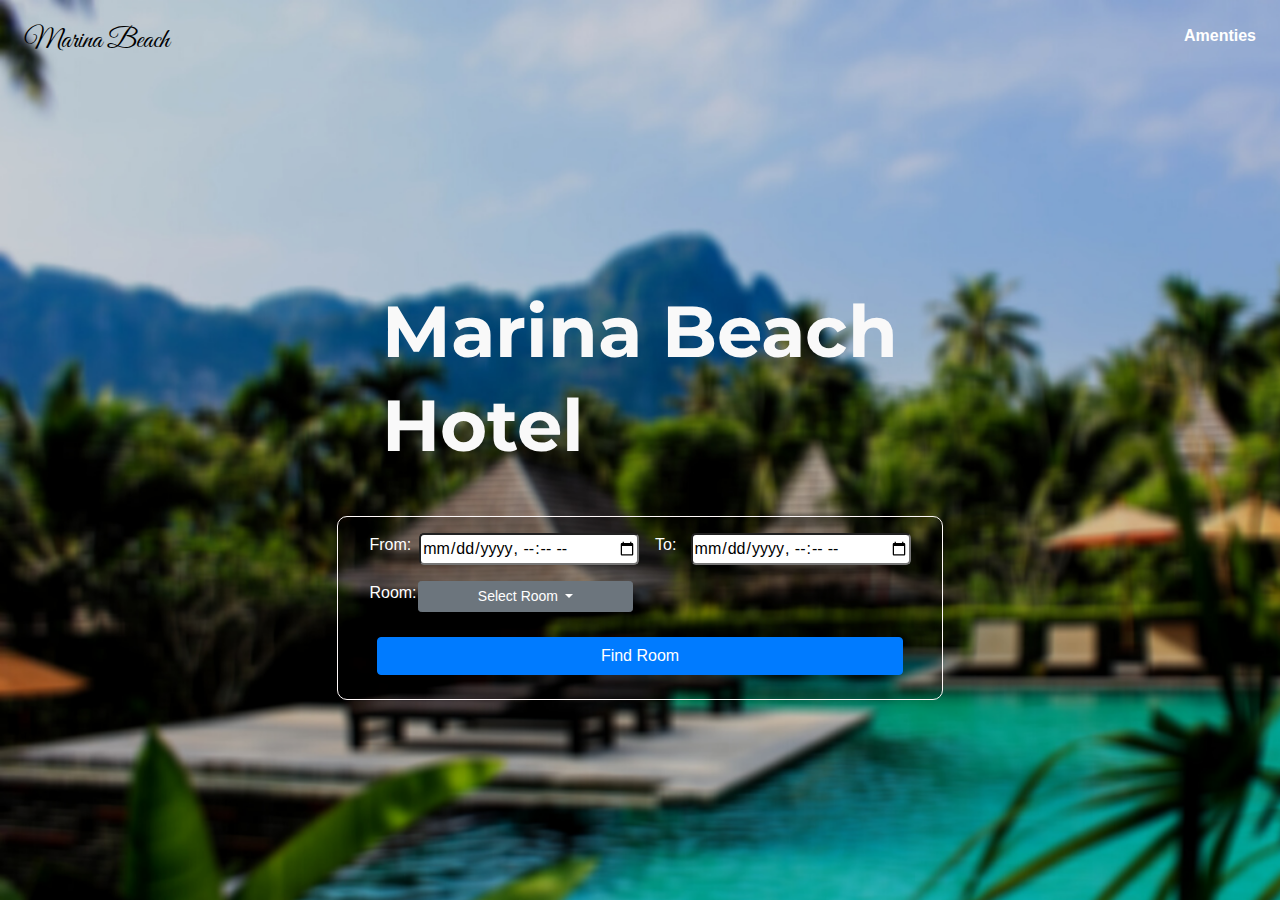
<file: index.html>
<!DOCTYPE html>
<html lang="en">
  <head>
    <meta charset="UTF-8" />
    <meta name="viewport" content="width=device-width, initial-scale=1.0" />
    <title>Marina Beach Hotel</title>
    <link
      rel="stylesheet"
      href="https://stackpath.bootstrapcdn.com/bootstrap/4.5.2/css/bootstrap.min.css"
      integrity="sha384-JcKb8q3iqJ61gNV9KGb8thSsNjpSL0n8PARn9HuZOnIxN0hoP+VmmDGMN5t9UJ0Z"
      crossorigin="anonymous"
    />
    <link rel="stylesheet" href="./static/css/marina_beach_landing.css" />
  </head>
  <body>
      <div class="nav">
        <h3 id="logo">Marina Beach</h3>
        <ul class="navlist">
          <a href="/marina_beach_amenties.html">Amenties</a>
        </ul>
      </div>
    
    <div
      class="d-flex flex-column align-items-center justify-content-center check_availability"
    >
    
      <div class="headings m-4">
        <h1>Marina Beach</h1>
        <h1>Hotel</h1>
      </div>

      <div id="search-bar" style="color: #fff;">

          <form
          class="search-form m-0 container"
          action=""
        >
        
        <div class="date-row row">
          <div
            class="form-group d-flex justify-content-space-between col-sm-6 "
          >
            <label class="mr-2" for="from">From:</label>
            <input type="datetime-local" id="from" />
          </div>
          <div class="form-group d-flex justify-content-space-around  col-sm-6 ">
            <label for="to">To: </label>
            <input type="datetime-local" id="to" />
          </div>

        </div>
          
        <div class="room-row row">
          <div class="form-group d-flex justify-content-space-between col-12 col-sm-6">
            <label for="dropdownMenuLink">Room: </label>
            <div class="dropdown">
              <a
                class="btn btn-sm btn-secondary dropdown-toggle"
                href="#"
                role="button"
                id="dropdownMenuLink"
                data-toggle="dropdown"
                aria-haspopup="true"
                aria-expanded="false"
              >
                Select Room
              </a>

              <div class="dropdown-menu" aria-labelledby="dropdownMenuLink">
                <a class="dropdown-item" onclick="setdd('Deluxe')" href="#"
                  >Deluxe</a
                >
                <a class="dropdown-item" onclick="setdd('King')" href="#"
                  >King</a
                >
                <a class="dropdown-item" onclick="setdd('Queen')" href="#"
                  >Queen</a
                >
                <a class="dropdown-item" onclick="setdd('AC')" href="#">AC</a>
              </div>
            </div>
          </div>

        </div>
          
          <div class="form-group row mw-50 m-2">
            <button class="btn btn-primary col-12  mw-50 " type="submit">
              Find Room
            </button>
          </div>
          </form>

        
      </div>
          
        <!-- <img id="search-bar-img" src="./static/svg/search_bar.svg" alt="" /> -->
      </div>
    </div>
    <script
      src="https://code.jquery.com/jquery-3.5.1.slim.min.js"
      integrity="sha384-DfXdz2htPH0lsSSs5nCTpuj/zy4C+OGpamoFVy38MVBnE+IbbVYUew+OrCXaRkfj"
      crossorigin="anonymous"
    ></script>
    <script
      src="https://cdn.jsdelivr.net/npm/popper.js@1.16.1/dist/umd/popper.min.js"
      integrity="sha384-9/reFTGAW83EW2RDu2S0VKaIzap3H66lZH81PoYlFhbGU+6BZp6G7niu735Sk7lN"
      crossorigin="anonymous"
    ></script>
    <script
      src="https://stackpath.bootstrapcdn.com/bootstrap/4.5.2/js/bootstrap.min.js"
      integrity="sha384-B4gt1jrGC7Jh4AgTPSdUtOBvfO8shuf57BaghqFfPlYxofvL8/KUEfYiJOMMV+rV"
      crossorigin="anonymous"
    ></script>
    <script>
      function setdd(dditem) {
        document.getElementById("dropdownMenuLink").textContent = dditem;
      }
      // dditems = document.getElementsByClassName("dropdown-item");
    </script>
  </body>
</html>
</file>
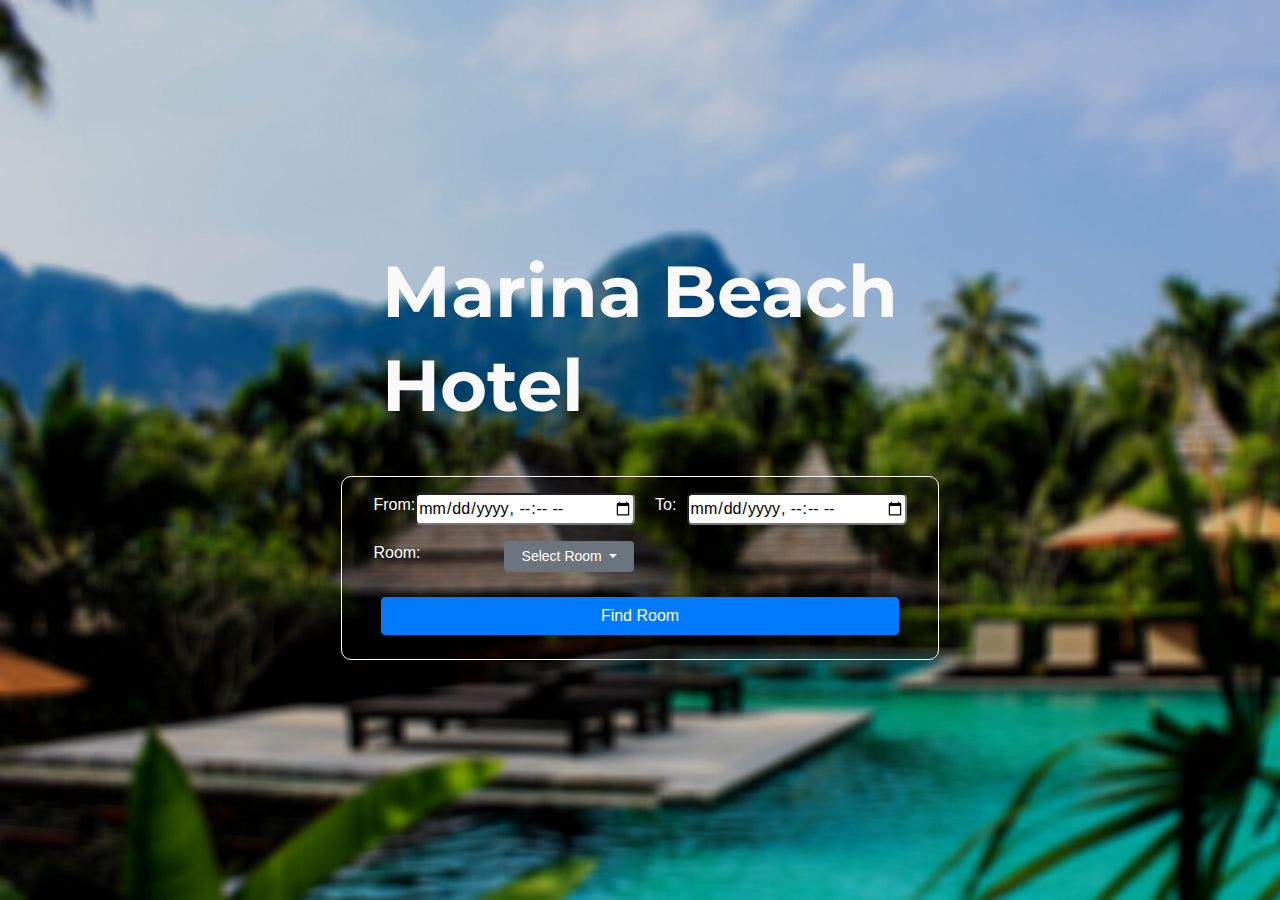
<file: marina_beach_hotel/index.html>
<!DOCTYPE html>
<html lang="en">
  <head>
    <meta charset="UTF-8" />
    <meta name="viewport" content="width=device-width, initial-scale=1.0" />
    <title>Marina Beach Hotel</title>
    <link
      rel="stylesheet"
      href="https://stackpath.bootstrapcdn.com/bootstrap/4.5.2/css/bootstrap.min.css"
      integrity="sha384-JcKb8q3iqJ61gNV9KGb8thSsNjpSL0n8PARn9HuZOnIxN0hoP+VmmDGMN5t9UJ0Z"
      crossorigin="anonymous"
    />
    <link rel="stylesheet" href="./static/css/main.css" />
  </head>
  <body>
    <div
      class="d-flex flex-column align-items-center justify-content-center check_availability"
    >
    
      <div class="headings m-4">
        <h1>Marina Beach</h1>
        <h1>Hotel</h1>
      </div>

      <div id="search-bar" style="color: #fff;">

          <form
          class="search-form m-0 container"
          action=""
        >
        
        <div class="date-row row">
          <div
            class="form-group d-flex justify-content-space-between col-sm-6 "
          >
            <label for="from">From:</label>
            <input type="datetime-local" id="from" />
          </div>
          <div class="form-group d-flex justify-content-space-between  col-sm-6 ">
            <label for="to">To: </label>
            <input type="datetime-local" id="to" />
          </div>

        </div>
          
        <div class="room-row row">
          <div class="form-group pr-1 d-flex justify-content-space-between col-12 col-sm-6">
            <label for="from">Room: </label>
            <div class="dropdown">
              <a
                class="btn btn-sm btn-secondary dropdown-toggle"
                href="#"
                role="button"
                id="dropdownMenuLink"
                data-toggle="dropdown"
                aria-haspopup="true"
                aria-expanded="false"
              >
                Select Room
              </a>

              <div class="dropdown-menu" aria-labelledby="dropdownMenuLink">
                <a class="dropdown-item" onclick="setdd('Deluxe')" href="#"
                  >Deluxe</a
                >
                <a class="dropdown-item" onclick="setdd('King')" href="#"
                  >King</a
                >
                <a class="dropdown-item" onclick="setdd('Queen')" href="#"
                  >Queen</a
                >
                <a class="dropdown-item" onclick="setdd('AC')" href="#">AC</a>
              </div>
            </div>
          </div>

        </div>
          
          <div class="form-group row mw-50 m-2">
            <button class="btn btn-primary col-12  mw-50 " type="submit">
              Find Room
            </button>
          </div>
          </form>

        
      </div>
          
        <!-- <img id="search-bar-img" src="./static/svg/search_bar.svg" alt="" /> -->
      </div>
    </div>
    <script
      src="https://code.jquery.com/jquery-3.5.1.slim.min.js"
      integrity="sha384-DfXdz2htPH0lsSSs5nCTpuj/zy4C+OGpamoFVy38MVBnE+IbbVYUew+OrCXaRkfj"
      crossorigin="anonymous"
    ></script>
    <script
      src="https://cdn.jsdelivr.net/npm/popper.js@1.16.1/dist/umd/popper.min.js"
      integrity="sha384-9/reFTGAW83EW2RDu2S0VKaIzap3H66lZH81PoYlFhbGU+6BZp6G7niu735Sk7lN"
      crossorigin="anonymous"
    ></script>
    <script
      src="https://stackpath.bootstrapcdn.com/bootstrap/4.5.2/js/bootstrap.min.js"
      integrity="sha384-B4gt1jrGC7Jh4AgTPSdUtOBvfO8shuf57BaghqFfPlYxofvL8/KUEfYiJOMMV+rV"
      crossorigin="anonymous"
    ></script>
    <script>
      function setdd(dditem) {
        document.getElementById("dropdownMenuLink").textContent = dditem;
      }
      // dditems = document.getElementsByClassName("dropdown-item");
    </script>
  </body>
</html>
</file>
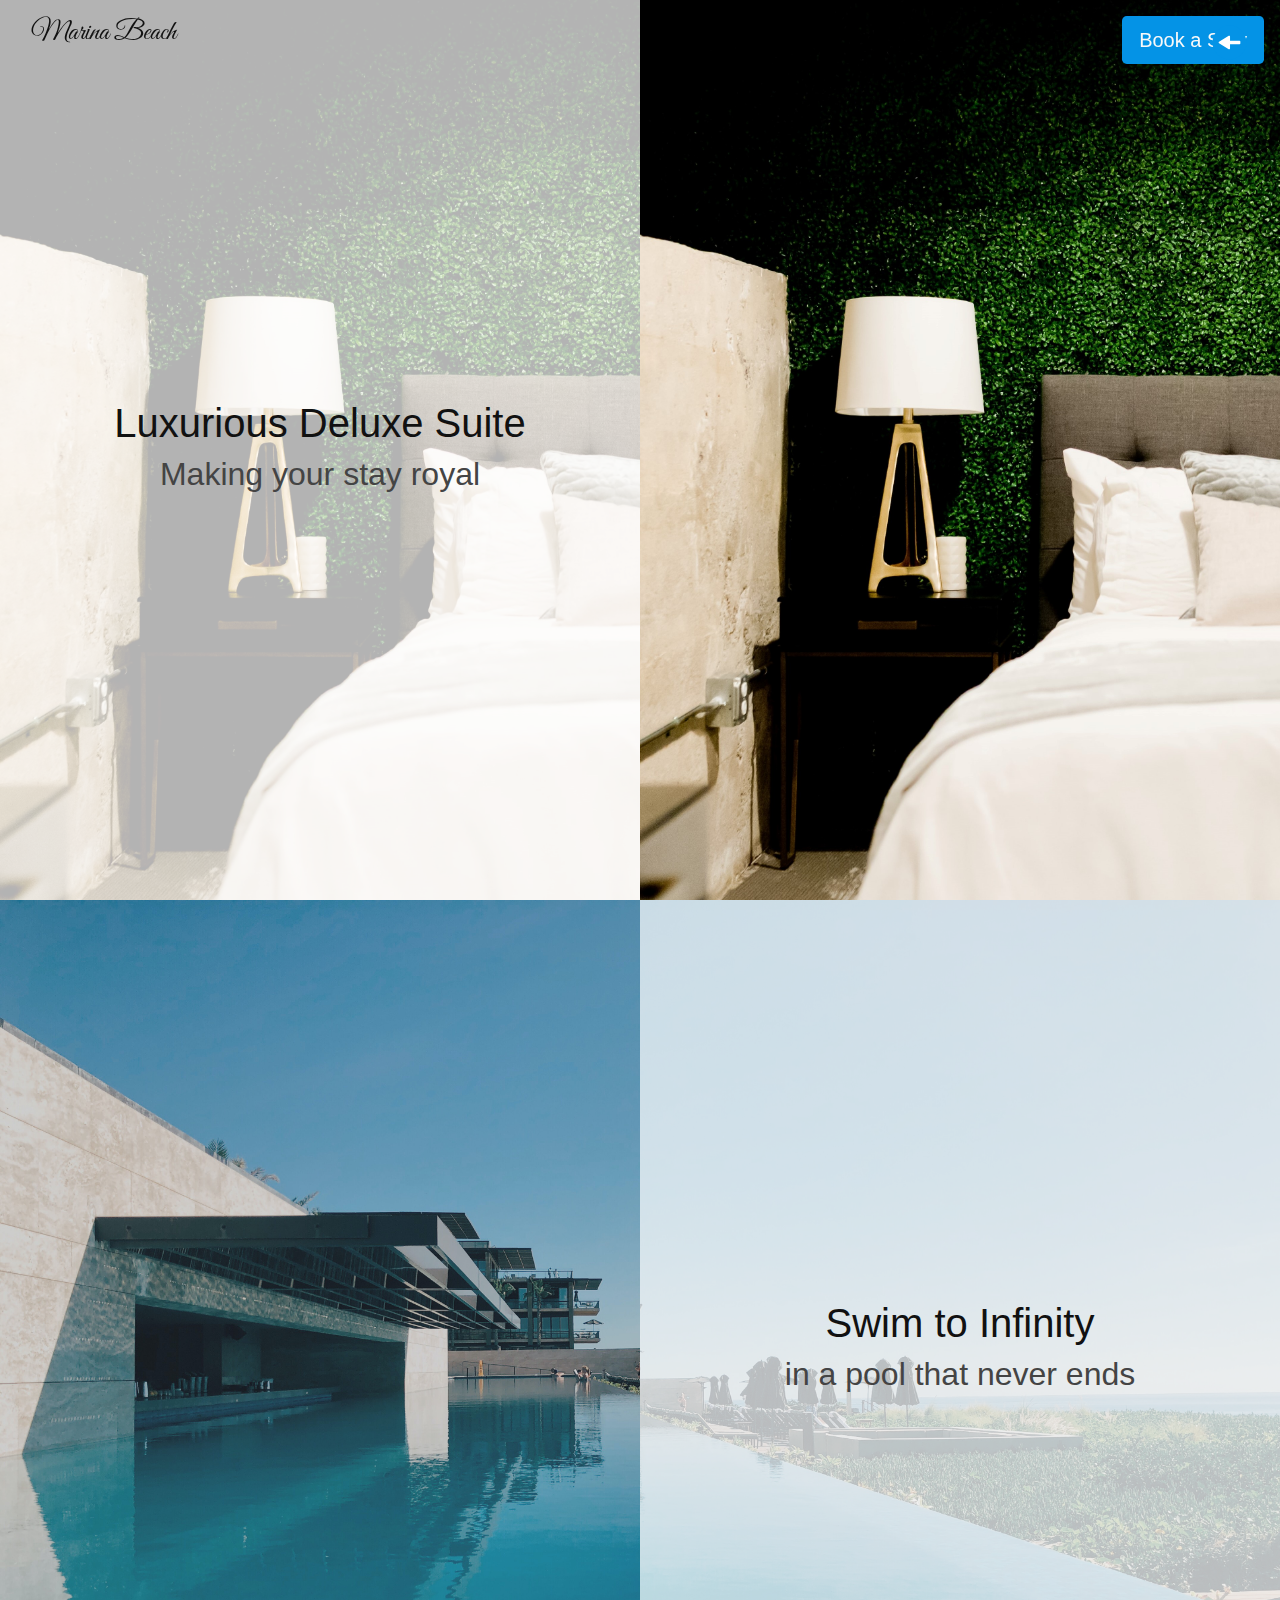
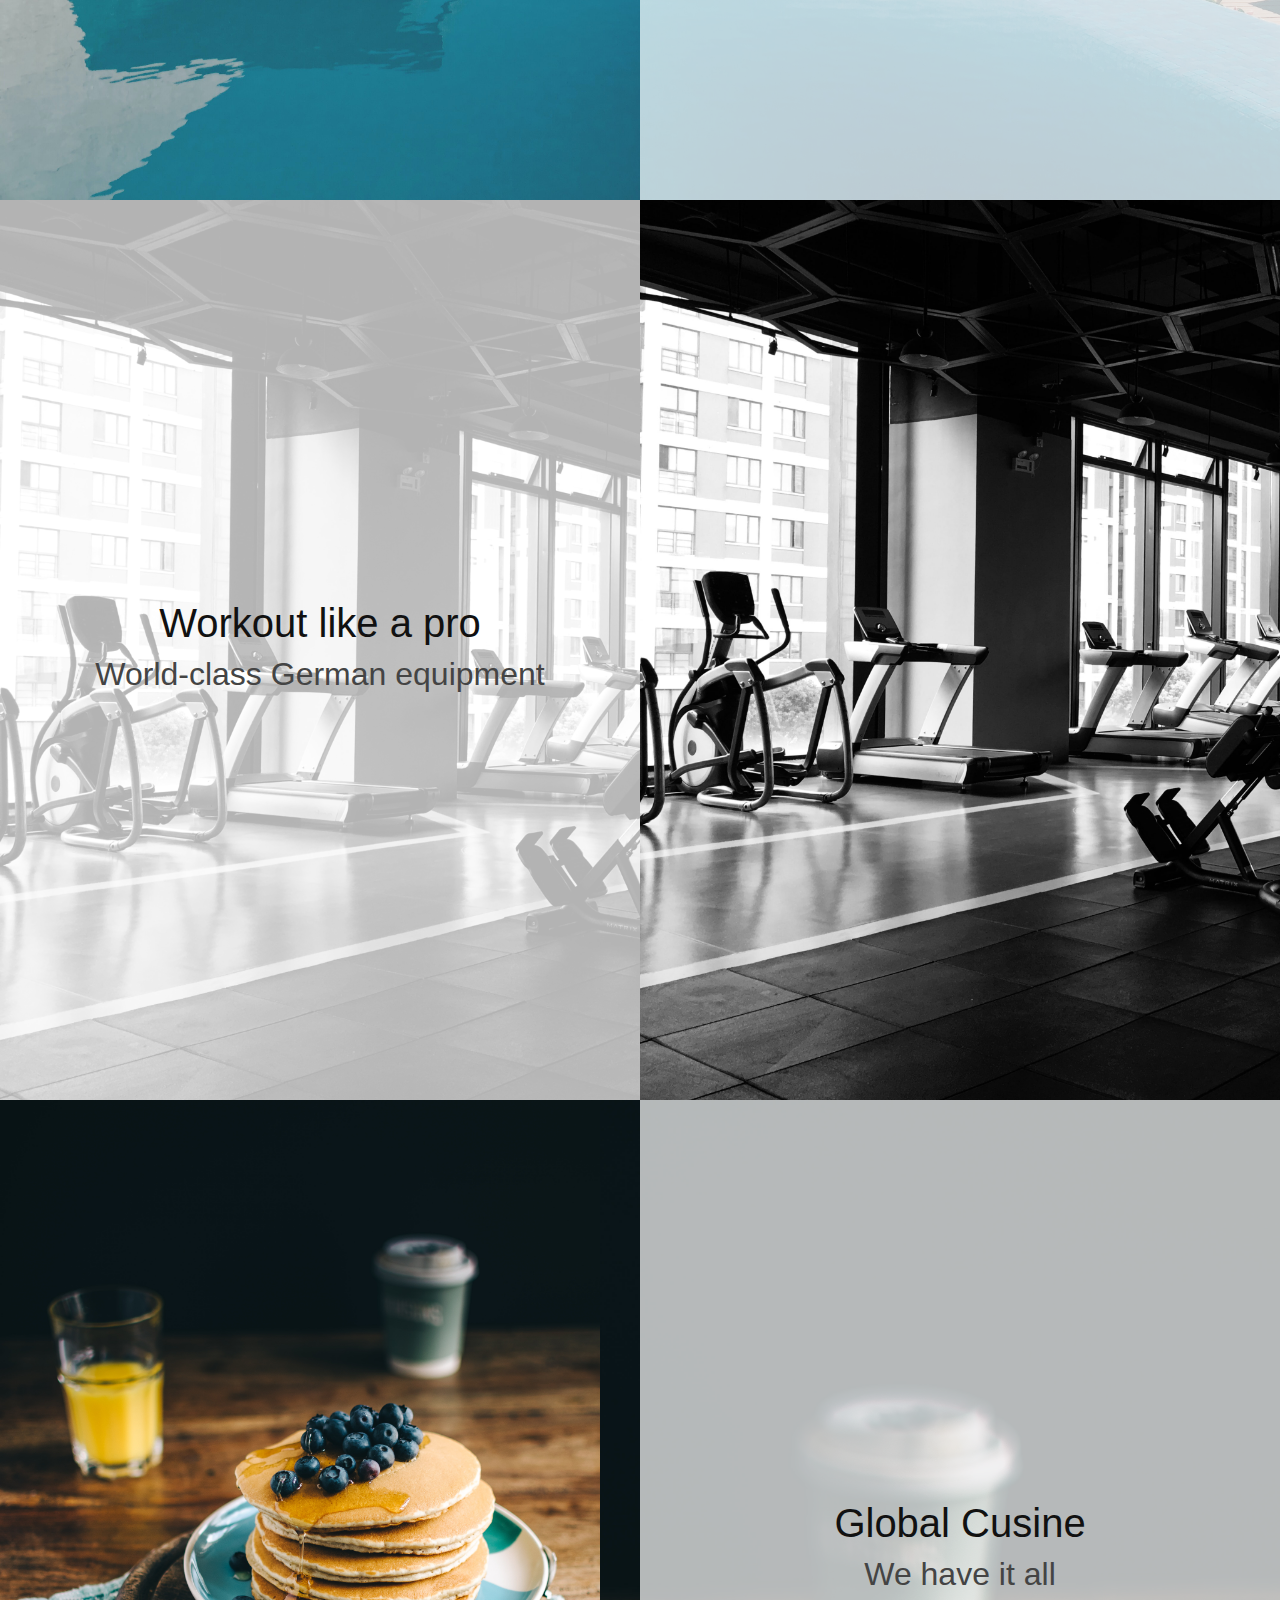
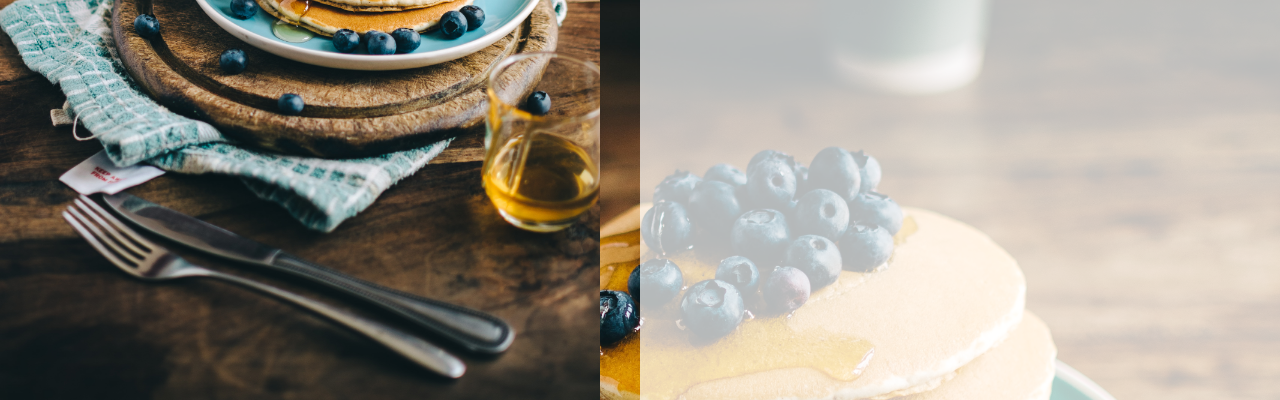
<file: marina_beach_amenties.html>
<!DOCTYPE html>
<html lang="en">
  <head>
    <meta charset="UTF-8" />
    <meta name="viewport" content="width=device-width, initial-scale=1.0" />
    <title>Marina Beach Amenties</title>
    <link
      rel="stylesheet"
      href="https://stackpath.bootstrapcdn.com/bootstrap/4.5.2/css/bootstrap.min.css"
      integrity="sha384-JcKb8q3iqJ61gNV9KGb8thSsNjpSL0n8PARn9HuZOnIxN0hoP+VmmDGMN5t9UJ0Z"
      crossorigin="anonymous"
    />
    <link rel="stylesheet" href="./static/css/marina_beach_amenties.css" />
  </head>
  <body>
    <div class="container-fluid">
      <a href="/"><h3 id="logo">Marina Beach</h3></a>
      <a href="/"
        ><button class="btn btn-lg smart-scroll" id="book-a-stay">
          Book a Stay
        </button></a
      >
      <button class="btn btn-lg smart-scroll" id="left-arrow">
        <img src="./static/svg/left-arrow.svg" alt="" />
      </button>
      <div
        class="deluxe-room row"
        style="
          background: url(./static/img/deluxe_suite.jpg);
          background-size: cover;
        "
      >
        <div class="col-sm-6">
          <div
            class="desc d-flex align-items-center justify-content-center flex-column"
          >
            <h1>Luxurious Deluxe Suite</h1>
            <h2>Making your stay royal</h2>
          </div>
        </div>
        <div class="col-sm-6">
          <img src="./static/img/deluxe_suite.jpg" alt="" />
        </div>
      </div>
      <div
        class="infinity-pool row"
        style="
          background: url(./static/img/infinity_pool.jpg);
          background-size: cover;
        "
      >
        <div class="col-sm-6">
          <img src="./static/img/infinity_pool.jpg" alt="" />
        </div>
        <div class="col-sm-6">
          <div
            class="desc d-flex align-items-center justify-content-center flex-column"
          >
            <h1>Swim to Infinity</h1>
            <h2>in a pool that never ends</h2>
          </div>
        </div>
      </div>
      <div
        class="world-class-gym row"
        style="background: url(./static/img/gym.jpg); background-size: cover;"
      >
        <div class="col-sm-6">
          <div
            class="desc d-flex align-items-center justify-content-center flex-column"
          >
            <h1>Workout like a pro</h1>
            <h2>World-class German equipment</h2>
          </div>
        </div>
        <div class="col-sm-6">
          <img src="./static/img/gym.jpg" alt="" />
        </div>
      </div>
      <div
        class="food row"
        style="background: url(./static/img/food.jpg); background-size: cover;"
      >
        <div class="col-sm-6">
          <img src="./static/img/food.jpg" alt="" />
        </div>
        <div class="col-sm-6">
          <div
            class="desc d-flex align-items-center justify-content-center flex-column"
          >
            <h1>Global Cusine</h1>
            <h2>We have it all</h2>
          </div>
        </div>
      </div>
    </div>

    <script
      src="https://code.jquery.com/jquery-3.5.1.slim.min.js"
      integrity="sha384-DfXdz2htPH0lsSSs5nCTpuj/zy4C+OGpamoFVy38MVBnE+IbbVYUew+OrCXaRkfj"
      crossorigin="anonymous"
    ></script>
    <script
      src="https://cdn.jsdelivr.net/npm/popper.js@1.16.1/dist/umd/popper.min.js"
      integrity="sha384-9/reFTGAW83EW2RDu2S0VKaIzap3H66lZH81PoYlFhbGU+6BZp6G7niu735Sk7lN"
      crossorigin="anonymous"
    ></script>
    <script
      src="https://stackpath.bootstrapcdn.com/bootstrap/4.5.2/js/bootstrap.min.js"
      integrity="sha384-B4gt1jrGC7Jh4AgTPSdUtOBvfO8shuf57BaghqFfPlYxofvL8/KUEfYiJOMMV+rV"
      crossorigin="anonymous"
    ></script>
    <script src="./static/js/marina_beach_amenties.js"></script>
  </body>
</html>
</file>
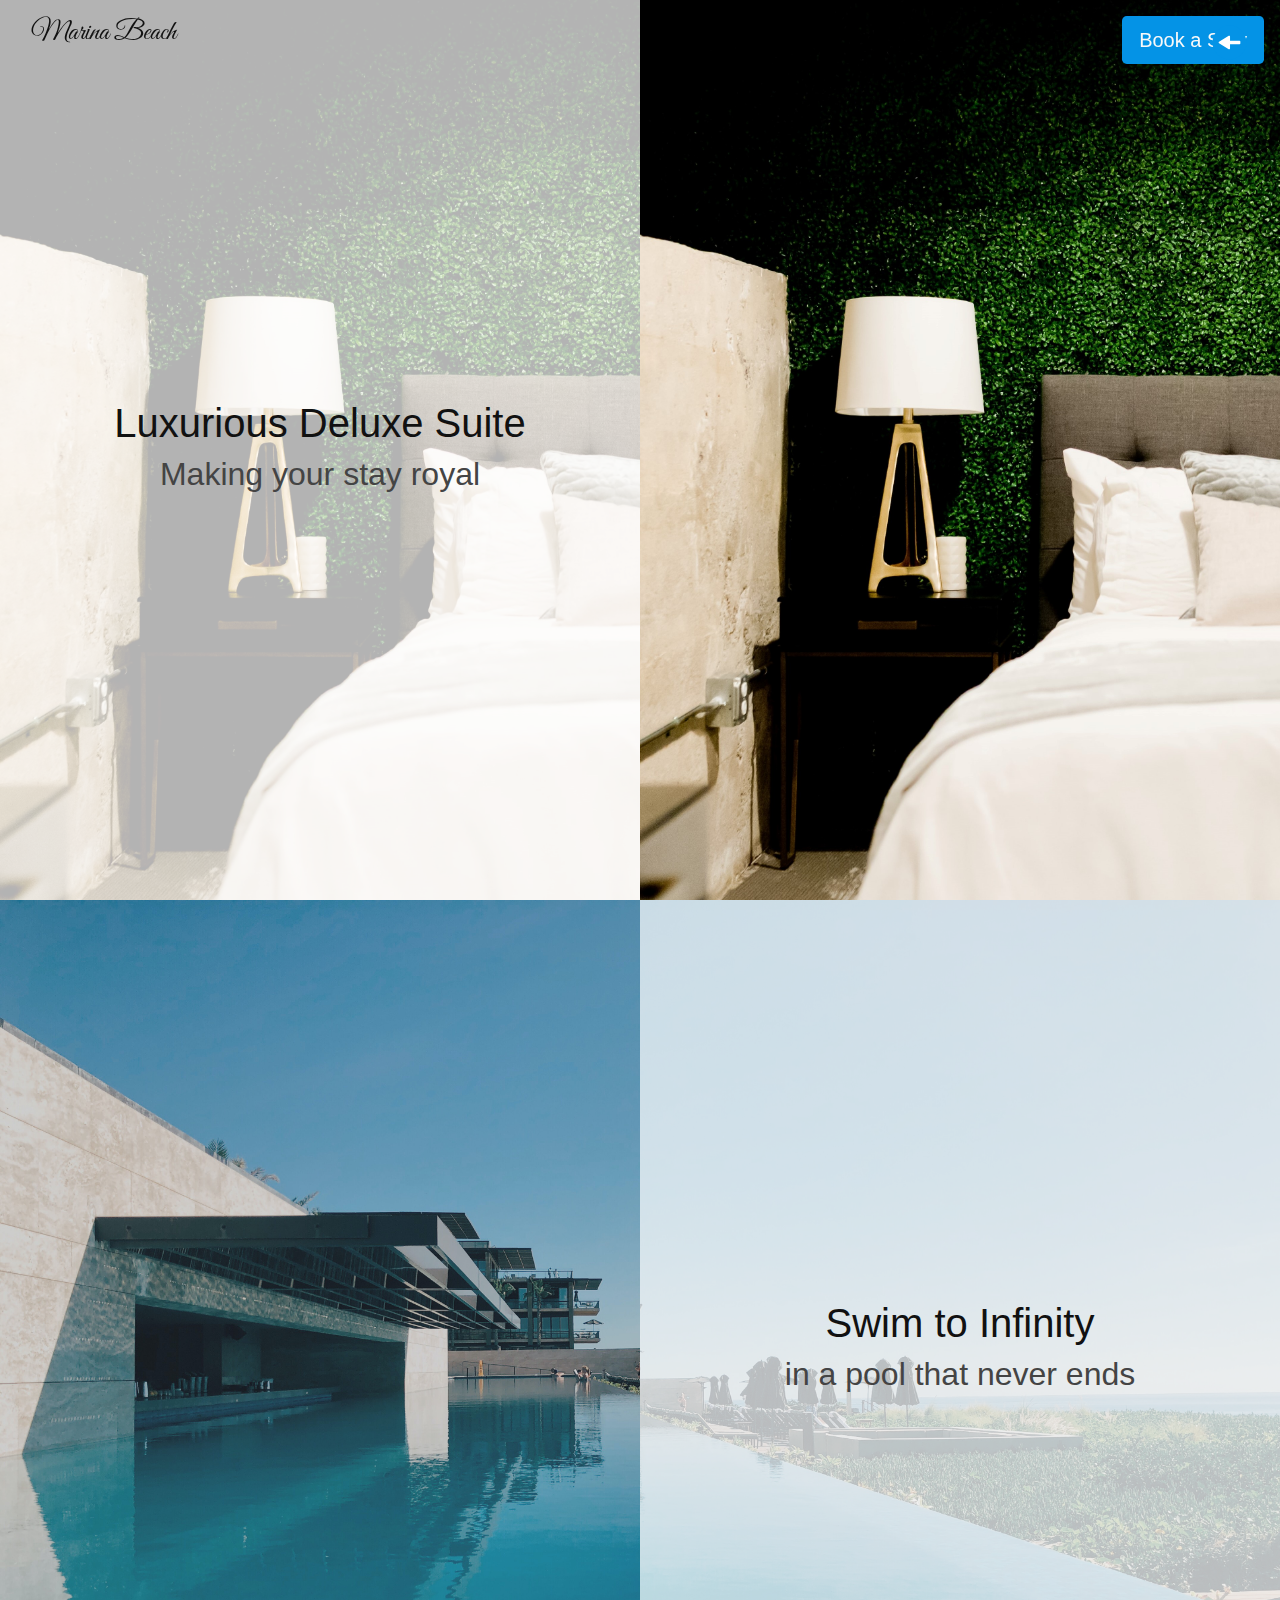
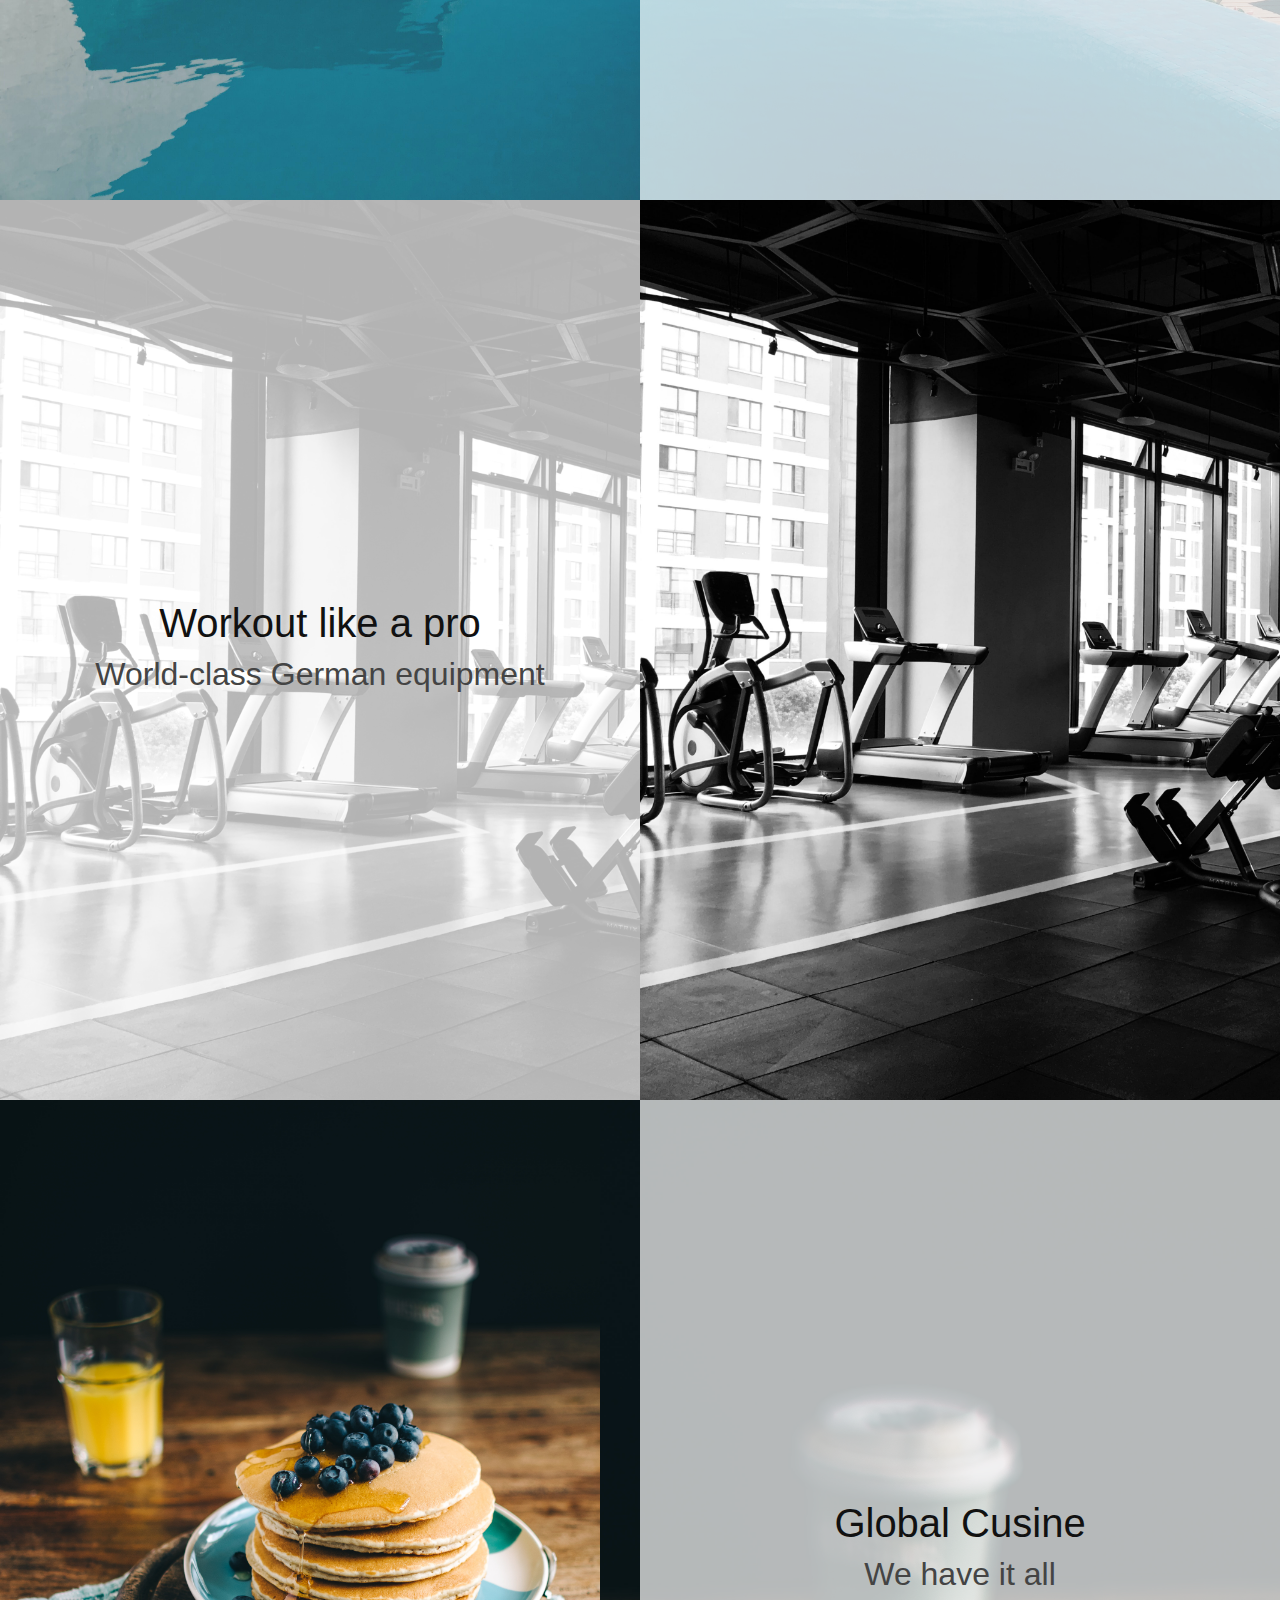
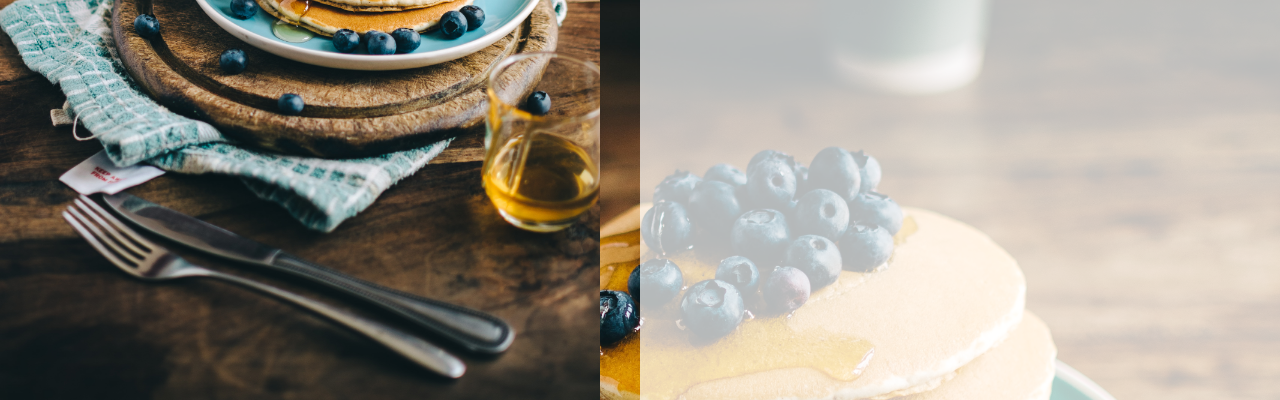
<file: marina_beach_hotel/marina_beach_amenties.html>
<!DOCTYPE html>
<html lang="en">
  <head>
    <meta charset="UTF-8" />
    <meta name="viewport" content="width=device-width, initial-scale=1.0" />
    <title>Marina Beach Amenties</title>
    <link
      rel="stylesheet"
      href="https://stackpath.bootstrapcdn.com/bootstrap/4.5.2/css/bootstrap.min.css"
      integrity="sha384-JcKb8q3iqJ61gNV9KGb8thSsNjpSL0n8PARn9HuZOnIxN0hoP+VmmDGMN5t9UJ0Z"
      crossorigin="anonymous"
    />
    <link rel="stylesheet" href="./static/css/marina_beach_amenties.css" />
  </head>
  <body>
    <div class="container-fluid">
      <a href="/"><h3 id="logo">Marina Beach</h3></a>
      <button class="btn btn-lg smart-scroll" id="book-a-stay">
        Book a Stay
      </button>
      <button class="btn btn-lg smart-scroll" id="left-arrow">
        <img src="./static/svg/left-arrow.svg" alt="" />
      </button>
      <div
        class="deluxe-room row"
        style="
          background: url(./static/img/deluxe_suite.jpg);
          background-size: cover;
        "
      >
        <div class="col-sm-6">
          <div
            class="desc d-flex align-items-center justify-content-center flex-column"
          >
            <h1>Luxurious Deluxe Suite</h1>
            <h2>Making your stay royal</h2>
          </div>
        </div>
        <div class="col-sm-6">
          <img src="./static/img/deluxe_suite.jpg" alt="" />
        </div>
      </div>
      <div
        class="infinity-pool row"
        style="
          background: url(./static/img/infinity_pool.jpg);
          background-size: cover;
        "
      >
        <div class="col-sm-6">
          <img src="./static/img/infinity_pool.jpg" alt="" />
        </div>
        <div class="col-sm-6">
          <div
            class="desc d-flex align-items-center justify-content-center flex-column"
          >
            <h1>Swim to Infinity</h1>
            <h2>in a pool that never ends</h2>
          </div>
        </div>
      </div>
      <div
        class="world-class-gym row"
        style="background: url(./static/img/gym.jpg); background-size: cover;"
      >
        <div class="col-sm-6">
          <div
            class="desc d-flex align-items-center justify-content-center flex-column"
          >
            <h1>Workout like a pro</h1>
            <h2>World-class German equipment</h2>
          </div>
        </div>
        <div class="col-sm-6">
          <img src="./static/img/gym.jpg" alt="" />
        </div>
      </div>
      <div
        class="food row"
        style="background: url(./static/img/food.jpg); background-size: cover;"
      >
        <div class="col-sm-6">
          <img src="./static/img/food.jpg" alt="" />
        </div>
        <div class="col-sm-6">
          <div
            class="desc d-flex align-items-center justify-content-center flex-column"
          >
            <h1>Global Cusine</h1>
            <h2>We have it all</h2>
          </div>
        </div>
      </div>
    </div>

    <script
      src="https://code.jquery.com/jquery-3.5.1.slim.min.js"
      integrity="sha384-DfXdz2htPH0lsSSs5nCTpuj/zy4C+OGpamoFVy38MVBnE+IbbVYUew+OrCXaRkfj"
      crossorigin="anonymous"
    ></script>
    <script
      src="https://cdn.jsdelivr.net/npm/popper.js@1.16.1/dist/umd/popper.min.js"
      integrity="sha384-9/reFTGAW83EW2RDu2S0VKaIzap3H66lZH81PoYlFhbGU+6BZp6G7niu735Sk7lN"
      crossorigin="anonymous"
    ></script>
    <script
      src="https://stackpath.bootstrapcdn.com/bootstrap/4.5.2/js/bootstrap.min.js"
      integrity="sha384-B4gt1jrGC7Jh4AgTPSdUtOBvfO8shuf57BaghqFfPlYxofvL8/KUEfYiJOMMV+rV"
      crossorigin="anonymous"
    ></script>
    <script src="./static/js/marina_beach_amenties.js"></script>
  </body>
</html>
</file>
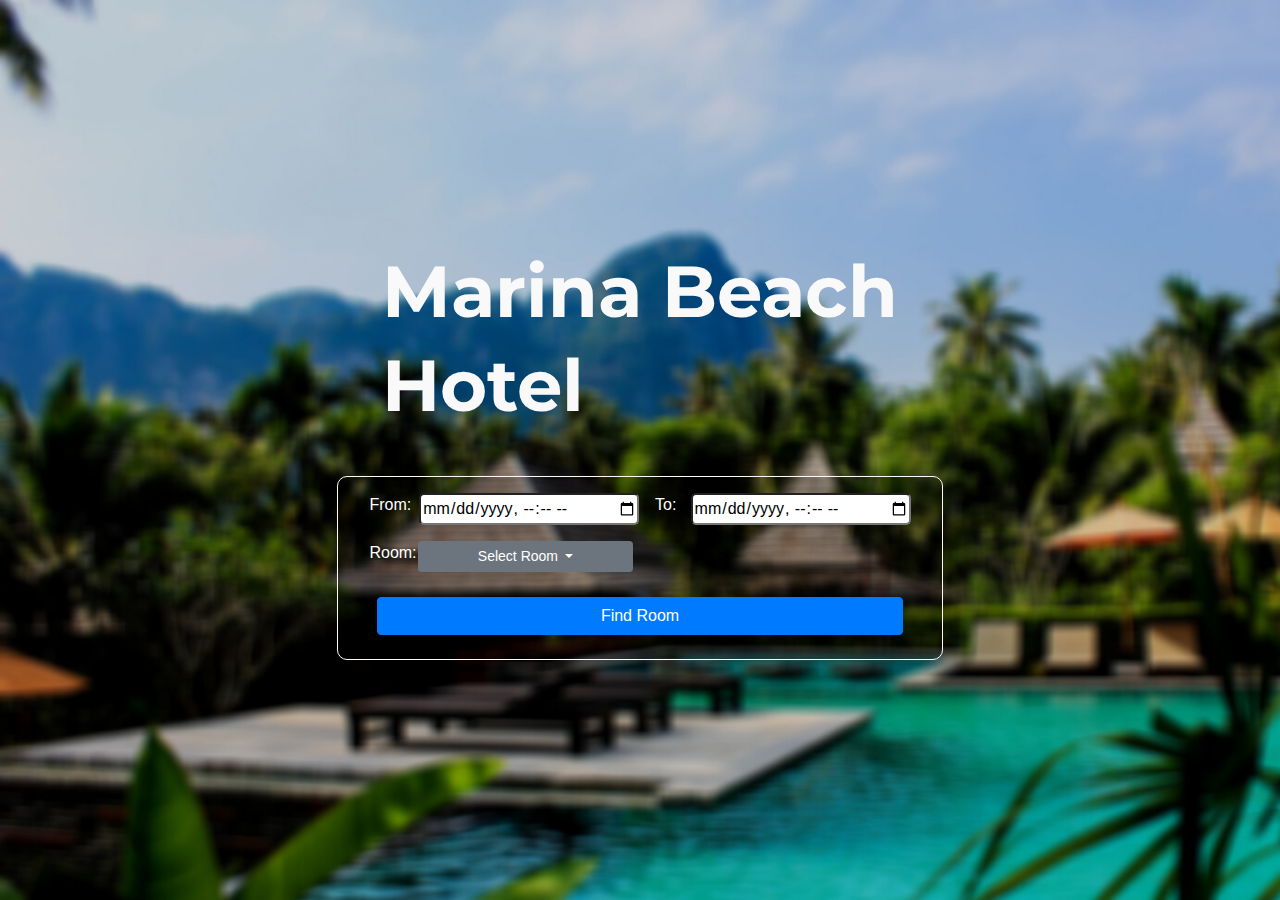
<file: marina_beach_hotel/marina_beach_landing.html>
<!DOCTYPE html>
<html lang="en">
  <head>
    <meta charset="UTF-8" />
    <meta name="viewport" content="width=device-width, initial-scale=1.0" />
    <title>Marina Beach Hotel</title>
    <link
      rel="stylesheet"
      href="https://stackpath.bootstrapcdn.com/bootstrap/4.5.2/css/bootstrap.min.css"
      integrity="sha384-JcKb8q3iqJ61gNV9KGb8thSsNjpSL0n8PARn9HuZOnIxN0hoP+VmmDGMN5t9UJ0Z"
      crossorigin="anonymous"
    />
    <link rel="stylesheet" href="./static/css/marina_beach_landing.css" />
  </head>
  <body>
    <div
      class="d-flex flex-column align-items-center justify-content-center check_availability"
    >
    
      <div class="headings m-4">
        <h1>Marina Beach</h1>
        <h1>Hotel</h1>
      </div>

      <div id="search-bar" style="color: #fff;">

          <form
          class="search-form m-0 container"
          action=""
        >
        
        <div class="date-row row">
          <div
            class="form-group d-flex justify-content-space-between col-sm-6 "
          >
            <label class="mr-2" for="from">From:</label>
            <input type="datetime-local" id="from" />
          </div>
          <div class="form-group d-flex justify-content-space-around  col-sm-6 ">
            <label for="to">To: </label>
            <input type="datetime-local" id="to" />
          </div>

        </div>
          
        <div class="room-row row">
          <div class="form-group d-flex justify-content-space-between col-12 col-sm-6">
            <label for="dropdownMenuLink">Room: </label>
            <div class="dropdown">
              <a
                class="btn btn-sm btn-secondary dropdown-toggle"
                href="#"
                role="button"
                id="dropdownMenuLink"
                data-toggle="dropdown"
                aria-haspopup="true"
                aria-expanded="false"
              >
                Select Room
              </a>

              <div class="dropdown-menu" aria-labelledby="dropdownMenuLink">
                <a class="dropdown-item" onclick="setdd('Deluxe')" href="#"
                  >Deluxe</a
                >
                <a class="dropdown-item" onclick="setdd('King')" href="#"
                  >King</a
                >
                <a class="dropdown-item" onclick="setdd('Queen')" href="#"
                  >Queen</a
                >
                <a class="dropdown-item" onclick="setdd('AC')" href="#">AC</a>
              </div>
            </div>
          </div>

        </div>
          
          <div class="form-group row mw-50 m-2">
            <button class="btn btn-primary col-12  mw-50 " type="submit">
              Find Room
            </button>
          </div>
          </form>

        
      </div>
          
        <!-- <img id="search-bar-img" src="./static/svg/search_bar.svg" alt="" /> -->
      </div>
    </div>
    <script
      src="https://code.jquery.com/jquery-3.5.1.slim.min.js"
      integrity="sha384-DfXdz2htPH0lsSSs5nCTpuj/zy4C+OGpamoFVy38MVBnE+IbbVYUew+OrCXaRkfj"
      crossorigin="anonymous"
    ></script>
    <script
      src="https://cdn.jsdelivr.net/npm/popper.js@1.16.1/dist/umd/popper.min.js"
      integrity="sha384-9/reFTGAW83EW2RDu2S0VKaIzap3H66lZH81PoYlFhbGU+6BZp6G7niu735Sk7lN"
      crossorigin="anonymous"
    ></script>
    <script
      src="https://stackpath.bootstrapcdn.com/bootstrap/4.5.2/js/bootstrap.min.js"
      integrity="sha384-B4gt1jrGC7Jh4AgTPSdUtOBvfO8shuf57BaghqFfPlYxofvL8/KUEfYiJOMMV+rV"
      crossorigin="anonymous"
    ></script>
    <script>
      function setdd(dditem) {
        document.getElementById("dropdownMenuLink").textContent = dditem;
      }
      // dditems = document.getElementsByClassName("dropdown-item");
    </script>
  </body>
</html>
</file>
<file: static/css/marina_beach_landing.css>
@import url("https://fonts.googleapis.com/css2?family=Montserrat:wght@500;700&display=swap");
@import url("https://fonts.googleapis.com/css2?family=Open+Sans&display=swap");
@import url("https://fonts.googleapis.com/css2?family=Great+Vibes&display=swap");

html {
  height: 100vh;
  width: 100vw;
}

.nav {
  position: absolute;
  width: 100%;
  z-index: 1;
  height: 50px;
  /* margin: 5rem; */
  padding: 1.5rem;
  background-color: (255, 255, 255, 0.1) !important;
}
.nav ul.navlist {
  position: absolute;
  right: 1.5rem;
  color: #fff;
}
.nav ul.navlist a {
  text-decoration: none;
  color: #fff;
  font-weight: 600;
}

#logo {
  font-family: "Great Vibes", cursive;
  flex: 0 1 200px;
  color: #000;
  z-index: 1;
}

.headings h1 {
  font-family: "Montserrat", sans-serif;
  font-weight: 700;
  font-size: 4.5rem;
  color: #f9f9f9;
  flex: 0 1 100px;
  align-self: center;
}
h1:first-of-type {
  margin-top: 5rem;
}

#search-bar {
  /* flex: 1; */
  /* max-width: 30rem; */
  background: rgba(0, 0, 0, 0.2);
  border: 1px solid #fff9f9;
  border-radius: 10px;
  padding: 1rem;
  /* max-width: 90vw; */
  margin: 1rem;
}

.check_availability {
  background-image: url(../img/hotel-1.2.5.png);
  background-size: cover;
  background-repeat: no-repeat;
  width: 100vw;
  height: 100vh;
}
/* .form-group {
  display: flex;
  justify-content: space-between;
  margin: 0.2rem 0.5rem;
} */
.form-group a#dropdownMenuLink {
  min-width: 215px;
  flex: 7;
  margin: 0 0.1rem;
}

/* #room-dropdown {
  width: 200px;
} */
.form-group input,
.form-group label,
.form-group div.dropdown {
  flex: 1 1 100px;
}
input {
  border-radius: 5px;
}
</file>
<file: marina_beach_hotel/static/css/main.css>
@import url("https://fonts.googleapis.com/css2?family=Montserrat:wght@500;700&display=swap");
@import url("https://fonts.googleapis.com/css2?family=Open+Sans&display=swap");

html {
  height: 100vh;
  width: 100vw;
}

.headings h1 {
  font-family: "Montserrat", sans-serif;
  font-weight: 700;
  font-size: 4.5rem;
  color: #f9f9f9;
  flex: 0 1 100px;
  align-self: center;
}

#search-bar {
  /* flex: 1; */
  /* max-width: 30rem; */
  background: rgba(0, 0, 0, 0.2);
  border: 1px solid #fff9f9;
  border-radius: 10px;
  padding: 1rem;
  /* max-width: 90vw; */
  margin: 1rem;
}

.check_availability {
  background-image: url(../img/hotel-1.2.5.png);
  background-size: cover;
  background-repeat: no-repeat;
  width: 100vw;
  height: 100vh;
}
/* .form-group {
  display: flex;
  justify-content: space-between;
  margin: 0.2rem 0.5rem;
} */

#dropdownMenuLink {
  min-width: 130px;
  margin: 0 0.1rem;
}

/* #room-dropdown {
  width: 200px;
} */
.form-group input,
.form-group label,
.form-group div.dropdown {
  flex: 1 1 100px;
}
input {
  border-radius: 5px;
}
</file>
<file: static/css/marina_beach_amenties.css>
@import url("https://fonts.googleapis.com/css2?family=Great+Vibes&display=swap");
* {
  margin: 0;
  padding: 0;
  box-sizing: border-box;
}
html {
  scroll-behavior: smooth;
}

#logo {
  font-family: "Great Vibes", cursive;
  position: fixed;
  margin: 1rem;
  color: #111;
  z-index: 1;
}

#book-a-stay {
  background-color: #0493e6;
  color: #f9f9f9;
  position: fixed;
  right: 0;
  margin: 1rem;
  z-index: 1;
}
#left-arrow {
  position: fixed;
  right: 0%;
  margin: 1rem;
  z-index: 1;
}
#left-arrow img {
  width: 2.2rem;
  border: 0;
  outline: 0;
}

h1 {
  color: #111;
}
h2 {
  color: #444;
}
.row img {
  max-height: 100vh;
}
.col-sm-6 {
  overflow: hidden;
  padding: 0;
}
.desc {
  height: 100vh;
  width: 100%;
  background-color: rgba(255, 255, 255, 0.7);
}

.scrolled-down {
  transform: translateX(200%);
  transition: all 0.7s ease-in-out;
}
.scrolled-up {
  transform: translateX(0);
  transition: all 0.5s ease-in-out;
}

.fade-in {
  opacity: 100%;
  /* transition-delay: 5s; */
  transition: all 0.5s ease-in-out;
}
.fade-out {
  opacity: 0%;
  transition: all 0.5s ease-in-out;
}
</file>
<file: marina_beach_hotel/static/css/marina_beach_amenties.css>
@import url("https://fonts.googleapis.com/css2?family=Great+Vibes&display=swap");
* {
  margin: 0;
  padding: 0;
  box-sizing: border-box;
}
html {
  scroll-behavior: smooth;
}

#logo {
  font-family: "Great Vibes", cursive;
  position: fixed;
  margin: 1rem;
  color: #111;
  z-index: 1;
}

#book-a-stay {
  background-color: #0493e6;
  color: #f9f9f9;
  position: fixed;
  right: 0;
  margin: 1rem;
  z-index: 1;
}
#left-arrow {
  position: fixed;
  right: 0%;
  margin: 1rem;
  z-index: 1;
}
#left-arrow img {
  width: 2.2rem;
  border: 0;
  outline: 0;
}

h1 {
  color: #111;
}
h2 {
  color: #444;
}
.row img {
  max-height: 100vh;
}
.col-sm-6 {
  overflow: hidden;
  padding: 0;
}
.desc {
  height: 100vh;
  width: 100%;
  background-color: rgba(255, 255, 255, 0.7);
}

.scrolled-down {
  transform: translateX(200%);
  transition: all 0.7s ease-in-out;
}
.scrolled-up {
  transform: translateX(0);
  transition: all 0.5s ease-in-out;
}

.fade-in {
  opacity: 100%;
  /* transition-delay: 5s; */
  transition: all 0.5s ease-in-out;
}
.fade-out {
  opacity: 0%;
  transition: all 0.5s ease-in-out;
}
</file>
<file: marina_beach_hotel/static/css/marina_beach_landing.css>
@import url("https://fonts.googleapis.com/css2?family=Montserrat:wght@500;700&display=swap");
@import url("https://fonts.googleapis.com/css2?family=Open+Sans&display=swap");

html {
  height: 100vh;
  width: 100vw;
}

.headings h1 {
  font-family: "Montserrat", sans-serif;
  font-weight: 700;
  font-size: 4.5rem;
  color: #f9f9f9;
  flex: 0 1 100px;
  align-self: center;
}

#search-bar {
  /* flex: 1; */
  /* max-width: 30rem; */
  background: rgba(0, 0, 0, 0.2);
  border: 1px solid #fff9f9;
  border-radius: 10px;
  padding: 1rem;
  /* max-width: 90vw; */
  margin: 1rem;
}

.check_availability {
  background-image: url(../img/hotel-1.2.5.png);
  background-size: cover;
  background-repeat: no-repeat;
  width: 100vw;
  height: 100vh;
}
/* .form-group {
  display: flex;
  justify-content: space-between;
  margin: 0.2rem 0.5rem;
} */
.form-group a#dropdownMenuLink {
  min-width: 215px;
  flex: 7;
  margin: 0 0.1rem;
}

/* #room-dropdown {
  width: 200px;
} */
.form-group input,
.form-group label,
.form-group div.dropdown {
  flex: 1 1 100px;
}
input {
  border-radius: 5px;
}
</file>
